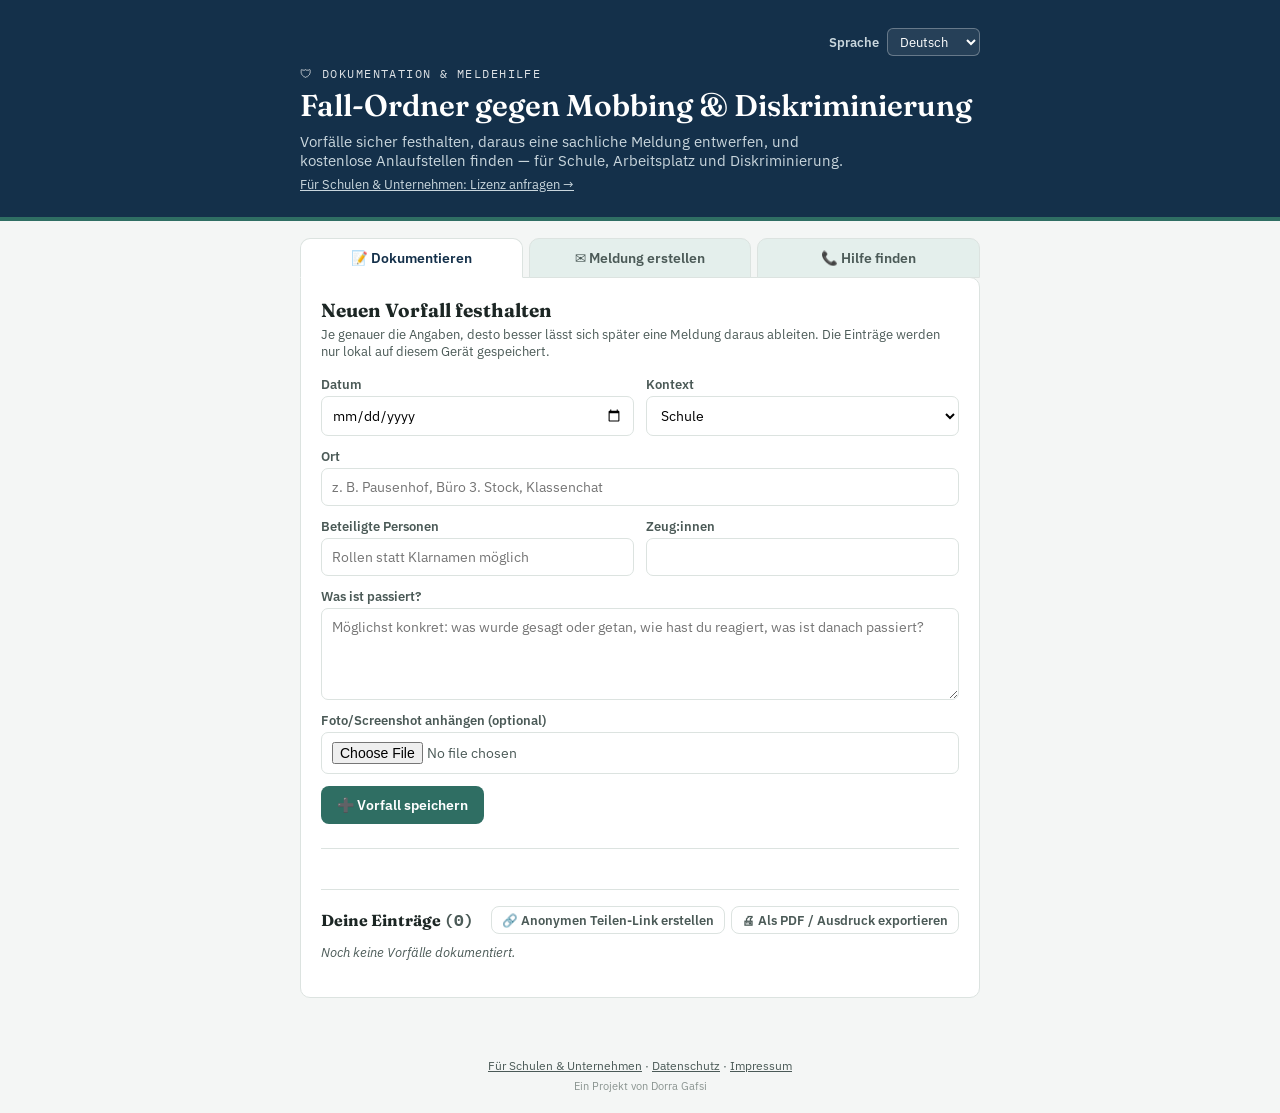
<file: index.html>
<!DOCTYPE html>
<html lang="de">
<head>
<meta charset="UTF-8" />
<meta name="viewport" content="width=device-width, initial-scale=1.0" />
<title>Fall-Ordner gegen Mobbing & Diskriminierung – Vorfälle dokumentieren & Hilfe finden</title>
<meta name="description" content="Kostenlos Mobbing- und Diskriminierungsvorfälle dokumentieren, sachliche Meldungen entwerfen und kostenlose Anlaufstellen für Schule, Arbeitsplatz und Eltern finden." />
<meta name="keywords" content="Mobbing dokumentieren, Mobbing Schule, Mobbing Arbeitsplatz, Diskriminierung melden, Mobbing Hilfe, Anlaufstellen Mobbing, Cybermobbing, Mobbing Beratung" />
<link rel="canonical" href="https://germangirlsthing.github.io/fall-ordner/" />
<meta name="robots" content="index, follow" />

<!-- Open Graph / Social-Media-Vorschau -->
<meta property="og:type" content="website" />
<meta property="og:title" content="Fall-Ordner gegen Mobbing & Diskriminierung" />
<meta property="og:description" content="Vorfälle dokumentieren, Meldungen entwerfen, kostenlose Anlaufstellen finden — für Schule, Arbeitsplatz und Diskriminierung." />
<meta property="og:url" content="https://germangirlsthing.github.io/fall-ordner/" />
<meta property="og:locale" content="de_DE" />
<meta name="twitter:card" content="summary" />
<meta name="twitter:title" content="Fall-Ordner gegen Mobbing & Diskriminierung" />
<meta name="twitter:description" content="Vorfälle dokumentieren, Meldungen entwerfen, kostenlose Anlaufstellen finden." />

<script type="application/ld+json">
{
  "@context": "https://schema.org",
  "@type": "WebApplication",
  "name": "Fall-Ordner gegen Mobbing & Diskriminierung",
  "applicationCategory": "LifestyleApplication",
  "operatingSystem": "Any (Web)",
  "url": "https://germangirlsthing.github.io/fall-ordner/",
  "description": "Vorfälle dokumentieren, Meldungen entwerfen und kostenlose Anlaufstellen gegen Mobbing und Diskriminierung finden.",
  "offers": {
    "@type": "Offer",
    "price": "0",
    "priceCurrency": "EUR"
  },
  "inLanguage": "de"
}
</script>

<link rel="manifest" href="manifest.json" />
<link rel="preconnect" href="https://fonts.googleapis.com">
<link href="https://fonts.googleapis.com/css2?family=Fraunces:opsz,wght@9..144,400;9..144,600;9..144,700&family=IBM+Plex+Sans:wght@400;500;600&family=IBM+Plex+Mono:wght@400;500&family=Noto+Sans+Arabic:wght@400;600&display=swap" rel="stylesheet">
<link rel="stylesheet" href="style.css" />
</head>
<body>
<header class="app-header">
  <div class="wrap">
    <div class="lang-switch">
      <label for="lang-select" data-i18n="langLabel">Sprache</label>
      <select id="lang-select">
        <option value="de">Deutsch</option>
        <option value="en">English</option>
        <option value="ar">العربية</option>
        <option value="tr">Türkçe</option>
        <option value="ku">Kurmancî</option>
      </select>
    </div>
    <div class="eyebrow" data-i18n="eyebrow">🛡 Dokumentation &amp; Meldehilfe</div>
    <h1 data-i18n="title">Fall-Ordner gegen Mobbing &amp; Diskriminierung</h1>
    <p data-i18n="subtitle">Vorfälle sicher festhalten, daraus eine sachliche Meldung entwerfen, und kostenlose Anlaufstellen finden — für Schule, Arbeitsplatz und Diskriminierung.</p>
    <a href="business.html" data-i18n="businessLink" style="display:inline-block;margin-top:6px;font-size:12.5px;color:#C9D6DD;text-decoration:underline;">Für Schulen & Unternehmen: Lizenz anfragen →</a>
  </div>
</header>

<nav class="tabs wrap">
  <button class="tab active" data-tab="doc" data-i18n="tabDoc">📝 Dokumentieren</button>
  <button class="tab" data-tab="report" data-i18n="tabReport">✉️ Meldung erstellen</button>
  <button class="tab" data-tab="help" data-i18n="tabHelp">📞 Hilfe finden</button>
</nav>

<main class="wrap">
  <div class="card">

    <!-- DOKUMENTIEREN -->
    <section id="tab-doc" class="tabpanel">
      <h2 data-i18n="docHeading">Neuen Vorfall festhalten</h2>
      <p class="hint" data-i18n="docHint">Je genauer die Angaben, desto besser lässt sich später eine Meldung daraus ableiten. Die Einträge werden nur lokal auf diesem Gerät gespeichert.</p>

      <form id="entry-form">
        <div class="grid2">
          <label data-i18n="labelDate">Datum
            <input type="date" id="f-date" required />
          </label>
          <label data-i18n="labelContext">Kontext
            <select id="f-context">
              <option value="schule" data-i18n="ctxSchule">Schule</option>
              <option value="arbeit" data-i18n="ctxArbeit">Arbeitsplatz</option>
              <option value="nachbarschaft" data-i18n="ctxNachbarschaft">Nachbarschaft</option>
              <option value="diskriminierung" data-i18n="ctxDiskriminierung">Diskriminierung (allgemein)</option>
            </select>
          </label>
        </div>
        <label data-i18n="labelPlace">Ort
          <input type="text" id="f-place" data-i18n-placeholder="placeholderPlace" placeholder="z. B. Pausenhof, Büro 3. Stock, Klassenchat" />
        </label>
        <div class="grid2">
          <label data-i18n="labelPeople">Beteiligte Personen
            <input type="text" id="f-people" data-i18n-placeholder="placeholderPeople" placeholder="Rollen statt Klarnamen möglich" />
          </label>
          <label data-i18n="labelWitnesses">Zeug:innen
            <input type="text" id="f-witnesses" />
          </label>
        </div>
        <label data-i18n="labelDescription">Was ist passiert?
          <textarea id="f-description" rows="4" required data-i18n-placeholder="placeholderDescription" placeholder="Möglichst konkret: was wurde gesagt oder getan, wie hast du reagiert, was ist danach passiert?"></textarea>
        </label>
        <label data-i18n="labelPhoto">Foto/Screenshot anhängen (optional)
          <input type="file" id="f-photo" accept="image/*" />
        </label>
        <div id="photo-preview" hidden></div>
        <button type="submit" class="btn btn-primary" data-i18n="btnSaveEntry">➕ Vorfall speichern</button>
      </form>

      <div class="divider"></div>
      <div id="pattern-section" hidden>
        <div class="list-head">
          <h3 data-i18n="patternHeading">📊 Muster & Verlauf</h3>
        </div>
        <div id="pattern-stats" class="pattern-grid"></div>
        <div id="escalation-badge" class="escalation-badge"></div>
        <div id="pattern-chart" class="pattern-chart"></div>
        <div id="next-steps" class="next-steps-box"></div>
      </div>

      <div class="divider"></div>
      <div class="list-head">
        <h3><span data-i18n="entriesHeading">Deine Einträge</span> <span id="entry-count" class="mono muted"></span></h3>
        <div class="head-actions">
          <button id="btn-share" class="btn btn-ghost small" data-i18n="btnShare" hidden>🔗 Anonymen Teilen-Link erstellen</button>
          <button id="btn-export-pdf" class="btn btn-ghost small" data-i18n="btnExportPdf" hidden>🖨 Als PDF / Ausdruck exportieren</button>
        </div>
      </div>
      <div id="share-box" class="share-box" hidden></div>
      <div id="entry-list" class="entry-list"></div>
    </section>

    <!-- MELDUNG ERSTELLEN -->
    <section id="tab-report" class="tabpanel" hidden>
      <h2 data-i18n="reportHeading">Meldung erstellen</h2>
      <p class="hint" data-i18n="reportHint">Wähle Vorfälle aus und lass daraus einen sachlichen Entwurf formulieren. Vor dem Versenden bitte prüfen und mit echten Namen/Daten ergänzen.</p>

      <div id="report-select"></div>

      <div id="pro-lock" class="upgrade-box" hidden>
        <p><strong data-i18n="proLockTitle">🔒 Pro-Funktion</strong><br/><span data-i18n="proLockText">Die KI-gestützte Meldungserstellung ist Teil von Fall-Ordner Pro (4,99 €/Monat). Dokumentation & Anlaufstellen bleiben immer kostenlos.</span></p>
        <a id="upgrade-link" href="#" target="_blank" class="btn btn-primary" data-i18n="btnUpgrade">Jetzt freischalten – 4,99 €/Monat</a>
        <div class="license-row">
          <input type="text" id="license-code" data-i18n-placeholder="licenseCodePlaceholder" placeholder="oder: Institutions-Lizenzcode" />
          <button id="btn-activate-code" class="btn btn-ghost small" data-i18n="btnActivateCode">Aktivieren</button>
        </div>
        <p id="license-error" class="error" hidden></p>
      </div>

      <div id="pro-content">
        <label data-i18n="labelRecipient">Adressat der Meldung
          <select id="f-recipient">
            <option value="schule" data-i18n="recipientSchule">Schulleitung</option>
            <option value="arbeit" data-i18n="recipientArbeit">Arbeitgeber / Personalabteilung</option>
            <option value="diskriminierung" data-i18n="recipientDiskriminierung">Antidiskriminierungs-Beratungsstelle</option>
          </select>
        </label>

        <button id="btn-draft" class="btn btn-dark" data-i18n="btnDraft">✉️ Meldungstext mit KI entwerfen</button>
        <p id="draft-error" class="error" hidden></p>
        <div id="draft-output" class="draft-box" hidden>
          <div class="list-head">
            <h3 data-i18n="draftHeading">Entwurf</h3>
            <button id="btn-copy" class="btn btn-ghost small" data-i18n="btnCopy">Kopieren</button>
          </div>
          <pre id="draft-text"></pre>
        </div>

        <details class="settings">
          <summary data-i18n="settingsSummary">KI-Einstellungen (eigener API-Key)</summary>
          <p class="hint" data-i18n="settingsHint">Diese App hat keinen eigenen Server. Um die KI-Funktion zu nutzen, hinterlege deinen eigenen Anthropic-API-Key. Er wird nur lokal in deinem Browser gespeichert — niemals fest im Code hinterlegen oder öffentlich teilen.</p>
          <label data-i18n="labelApiKey">API-Key
            <input type="password" id="api-key" placeholder="sk-ant-…" />
          </label>
          <button id="btn-save-key" class="btn btn-ghost small" data-i18n="btnSaveKey">Key speichern</button>
        </details>
      </div>
    </section>

    <!-- HILFE FINDEN -->
    <section id="tab-help" class="tabpanel" hidden>
      <h2 data-i18n="helpHeading">Kostenlose Anlaufstellen</h2>
      <p class="hint" data-i18n="helpHint">Diese Angebote sind unabhängig, vertraulich und kostenfrei. Bei akuter Gefahr wähle direkt den Notruf 112.</p>
      <div id="help-list"></div>
    </section>

  </div>
</main>

<footer class="wrap footer">
  <a href="business.html" data-i18n="footerBusiness">Für Schulen & Unternehmen</a> · <a href="datenschutz.html" data-i18n="footerPrivacy">Datenschutz</a> · <a href="impressum.html" data-i18n="footerImpressum">Impressum</a>
  <div class="credit">Ein Projekt von Dorra Gafsi</div>
</footer>

<script src="i18n.js"></script>
<script src="app.js"></script>
</body>
</html>
</file>
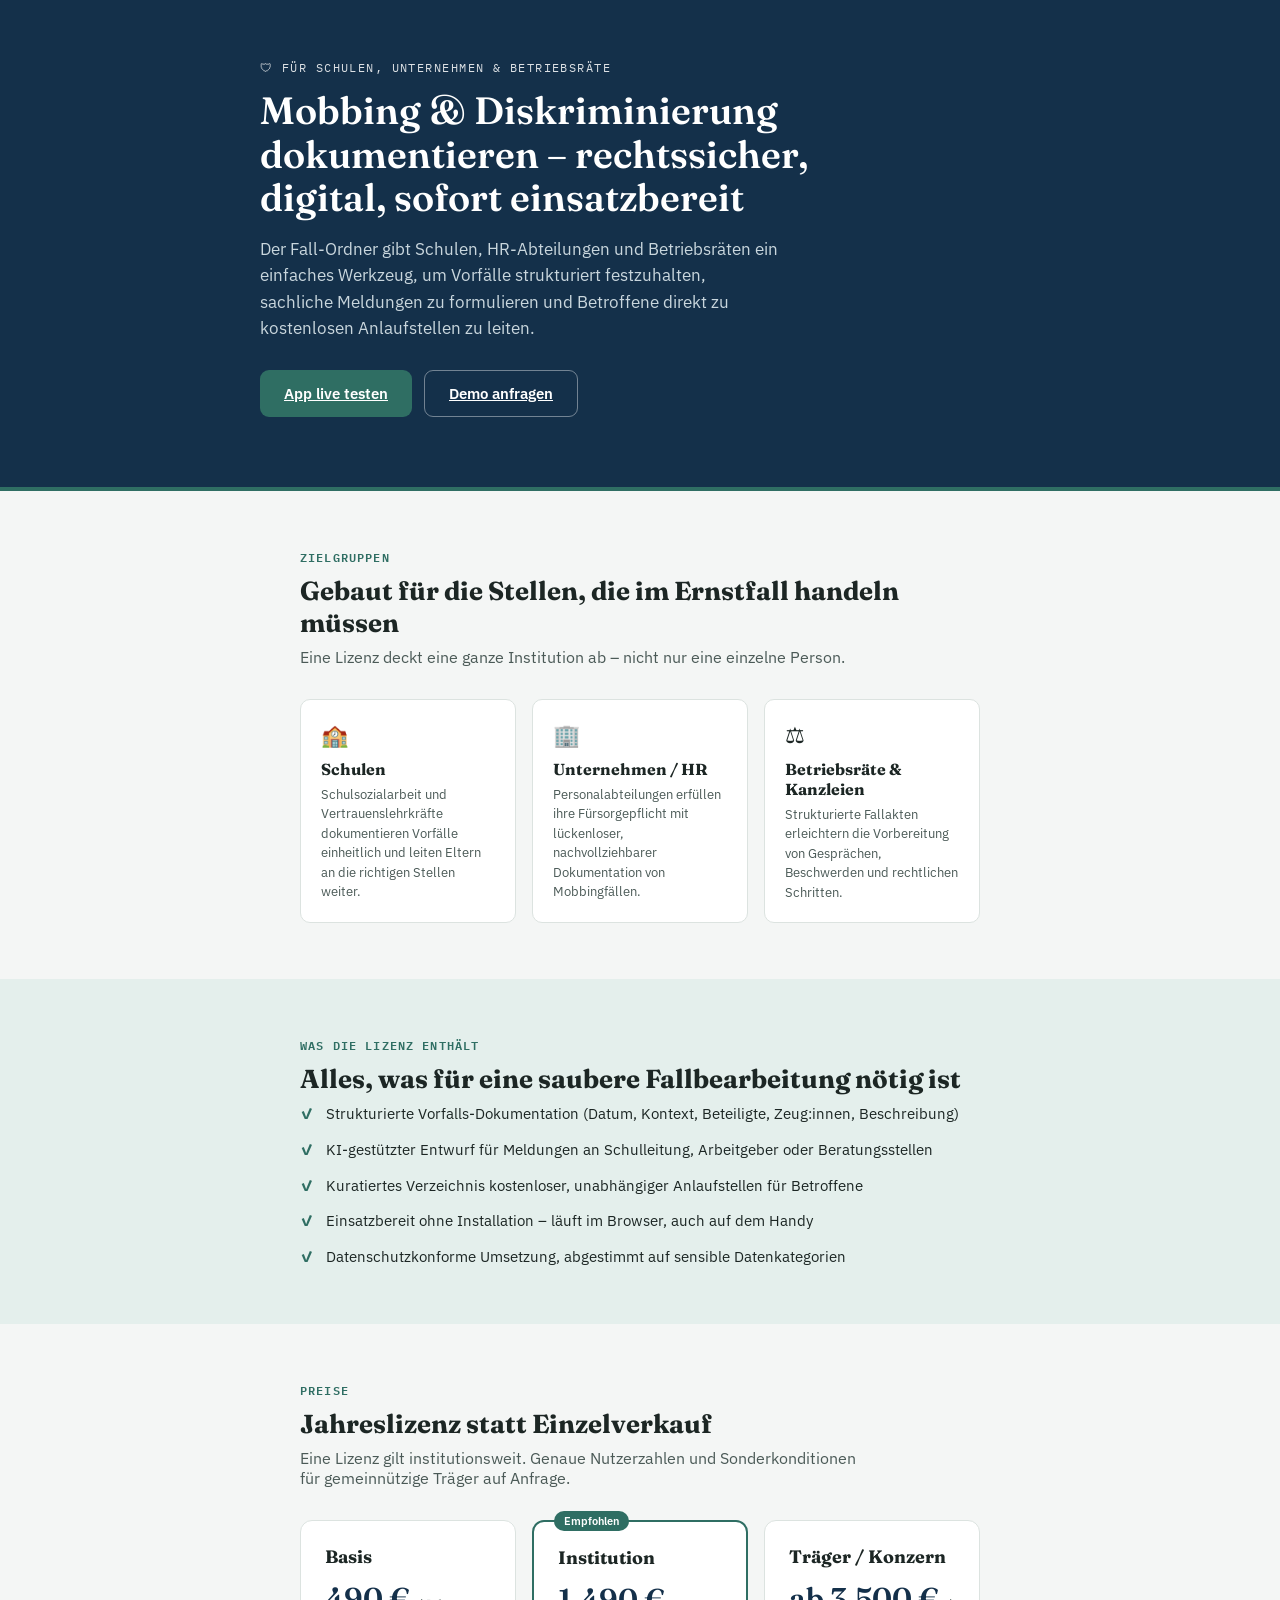
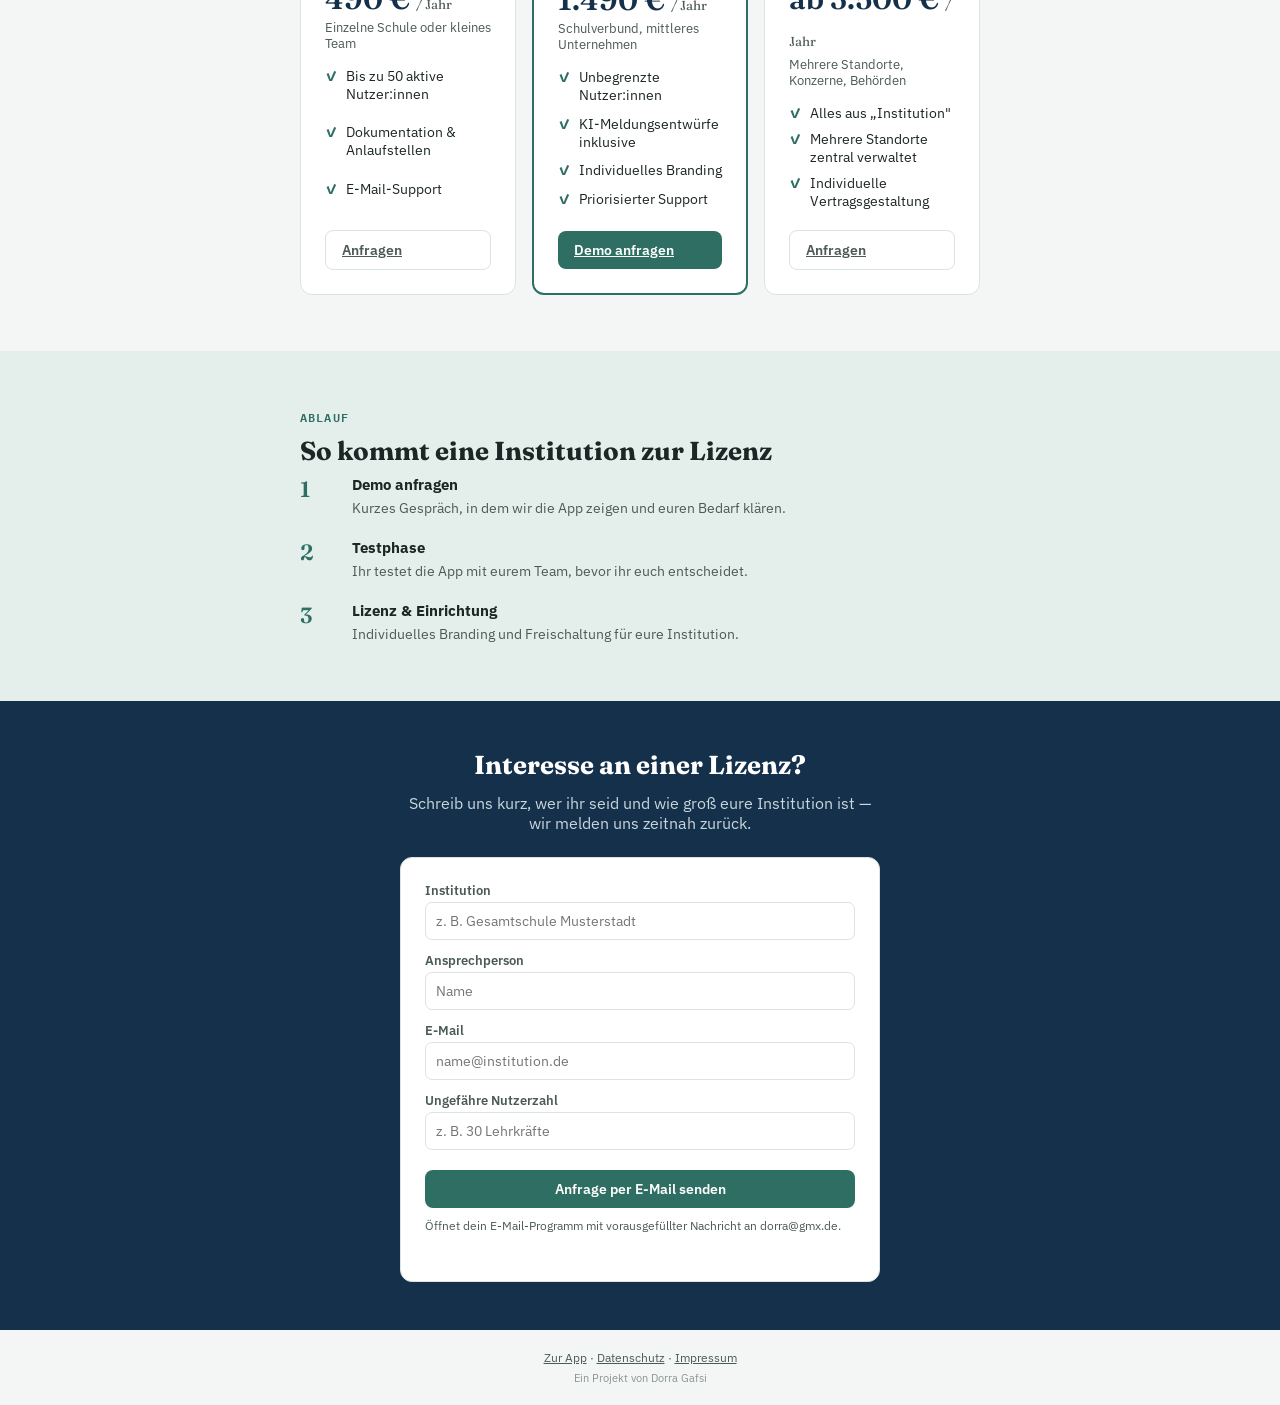
<file: business.html>
<!DOCTYPE html>
<html lang="de">
<head>
<meta charset="UTF-8" />
<meta name="viewport" content="width=device-width, initial-scale=1.0" />
<title>Fall-Ordner für Schulen & Unternehmen – Mobbing- & Diskriminierungsprävention</title>
<meta name="description" content="Digitale Dokumentation, KI-gestützte Meldungen und Anlaufstellen gegen Mobbing – als Jahreslizenz für Schulen, Unternehmen und Betriebsräte." />
<meta name="keywords" content="Mobbing Prävention Schule, Mobbing Software Unternehmen, Betriebsrat Mobbing Tool, Antidiskriminierung Schule, Compliance Mobbing" />
<link rel="canonical" href="https://germangirlsthing.github.io/fall-ordner/business.html" />
<meta name="robots" content="index, follow" />

<meta property="og:type" content="website" />
<meta property="og:title" content="Fall-Ordner für Schulen & Unternehmen" />
<meta property="og:description" content="Mobbing- und Diskriminierungsprävention als Jahreslizenz — für Schulen, Unternehmen und Betriebsräte." />
<meta property="og:url" content="https://germangirlsthing.github.io/fall-ordner/business.html" />
<meta property="og:locale" content="de_DE" />
<meta name="twitter:card" content="summary" />

<script type="application/ld+json">
{
  "@context": "https://schema.org",
  "@type": "Product",
  "name": "Fall-Ordner Institutionslizenz",
  "description": "Digitale Dokumentation, KI-gestützte Meldungen und Anlaufstellen gegen Mobbing für Schulen und Unternehmen.",
  "offers": [
    {"@type": "Offer", "name": "Basis", "price": "490", "priceCurrency": "EUR"},
    {"@type": "Offer", "name": "Institution", "price": "1490", "priceCurrency": "EUR"},
    {"@type": "Offer", "name": "Träger/Konzern", "price": "3500", "priceCurrency": "EUR"}
  ]
}
</script>

<link rel="preconnect" href="https://fonts.googleapis.com">
<link href="https://fonts.googleapis.com/css2?family=Fraunces:opsz,wght@9..144,400;9..144,600;9..144,700&family=IBM+Plex+Sans:wght@400;500;600&family=IBM+Plex+Mono:wght@400;500&display=swap" rel="stylesheet">
<link rel="stylesheet" href="style.css" />
<style>
  .hero{background:var(--navy);color:#fff;padding:60px 0 70px;border-bottom:4px solid var(--teal);}
  .hero .wrap{max-width:800px;}
  .hero .eyebrow{display:flex;align-items:center;gap:8px;opacity:.85;font-size:12px;letter-spacing:.12em;text-transform:uppercase;margin-bottom:14px;font-family:'IBM Plex Mono',monospace;}
  .hero h1{font-family:'Fraunces',serif;font-weight:600;font-size:38px;line-height:1.15;margin:0 0 16px;max-width:600px;}
  .hero p.lead{font-size:16.5px;color:#C9D6DD;max-width:520px;margin:0 0 28px;line-height:1.6;}
  .hero-cta{display:flex;gap:12px;flex-wrap:wrap;}
  .btn-lg{padding:13px 24px;font-size:15px;border-radius:9px;}
  .btn-outline{background:transparent;color:#fff;border:1px solid rgba(255,255,255,.4);}

  .section{padding:56px 0;}
  .section.alt{background:var(--teal-light);}
  .section h2{font-family:'Fraunces',serif;font-size:26px;margin:0 0 8px;}
  .section .kicker{font-family:'IBM Plex Mono',monospace;font-size:11.5px;letter-spacing:.1em;text-transform:uppercase;color:var(--teal);font-weight:600;margin-bottom:8px;}
  .section .lead{color:var(--ink-soft);max-width:560px;margin:0 0 32px;}

  .audience-grid{display:grid;grid-template-columns:repeat(3,1fr);gap:16px;}
  .audience-card{background:#fff;border:1px solid var(--line);border-radius:10px;padding:20px;}
  .audience-card .icon{font-size:22px;margin-bottom:10px;display:block;}
  .audience-card h3{font-family:'Fraunces',serif;font-size:16px;margin:0 0 6px;}
  .audience-card p{font-size:13px;color:var(--ink-soft);margin:0;line-height:1.5;}

  .feature-list{list-style:none;padding:0;margin:0;display:grid;gap:14px;}
  .feature-list li{display:flex;gap:12px;font-size:14.5px;line-height:1.5;}
  .feature-list .check{color:var(--teal);font-weight:700;flex-shrink:0;}

  .pricing-grid{display:grid;grid-template-columns:repeat(3,1fr);gap:16px;}
  .plan{background:#fff;border:1px solid var(--line);border-radius:12px;padding:24px;display:flex;flex-direction:column;}
  .plan.featured{border:2px solid var(--teal);position:relative;}
  .plan.featured::before{content:"Empfohlen";position:absolute;top:-11px;left:20px;background:var(--teal);color:#fff;font-size:11px;font-weight:600;padding:3px 10px;border-radius:999px;}
  .plan h3{font-family:'Fraunces',serif;font-size:18px;margin:0 0 4px;}
  .plan .price{font-family:'Fraunces',serif;font-size:30px;font-weight:600;color:var(--navy);margin:8px 0 2px;}
  .plan .price small{font-size:13px;font-weight:400;color:var(--ink-soft);}
  .plan .for{font-size:12.5px;color:var(--ink-soft);margin-bottom:16px;}
  .plan ul{list-style:none;padding:0;margin:0 0 20px;font-size:13.5px;display:grid;gap:8px;flex:1;}
  .plan ul li{display:flex;gap:8px;}
  .plan ul li::before{content:"✓";color:var(--teal);font-weight:700;}

  .steps{counter-reset:step;display:grid;gap:20px;}
  .step{display:flex;gap:16px;}
  .step .num{font-family:'Fraunces',serif;font-size:22px;font-weight:600;color:var(--teal);width:36px;flex-shrink:0;}
  .step h4{margin:0 0 4px;font-size:15px;}
  .step p{margin:0;font-size:13.5px;color:var(--ink-soft);line-height:1.5;}

  .cta-band{background:var(--navy);color:#fff;text-align:center;padding:48px 20px;}
  .cta-band h2{font-family:'Fraunces',serif;font-size:26px;margin:0 0 12px;}
  .cta-band p{color:#C9D6DD;max-width:480px;margin:0 auto 24px;}

  .contact-form{background:#fff;border:1px solid var(--line);border-radius:12px;padding:24px;max-width:480px;margin:0 auto;text-align:left;}

  @media(max-width:760px){
    .audience-grid,.pricing-grid{grid-template-columns:1fr;}
    .hero h1{font-size:28px;}
  }
</style>
</head>
<body>

<header class="hero">
  <div class="wrap">
    <div class="eyebrow">🛡 Für Schulen, Unternehmen & Betriebsräte</div>
    <h1>Mobbing & Diskriminierung dokumentieren – rechtssicher, digital, sofort einsatzbereit</h1>
    <p class="lead">Der Fall-Ordner gibt Schulen, HR-Abteilungen und Betriebsräten ein einfaches Werkzeug, um Vorfälle strukturiert festzuhalten, sachliche Meldungen zu formulieren und Betroffene direkt zu kostenlosen Anlaufstellen zu leiten.</p>
    <div class="hero-cta">
      <a href="index.html" class="btn btn-primary btn-lg">App live testen</a>
      <a href="#kontakt" class="btn btn-outline btn-lg">Demo anfragen</a>
    </div>
  </div>
</header>

<section class="section">
  <div class="wrap">
    <div class="kicker">Zielgruppen</div>
    <h2>Gebaut für die Stellen, die im Ernstfall handeln müssen</h2>
    <p class="lead">Eine Lizenz deckt eine ganze Institution ab – nicht nur eine einzelne Person.</p>
    <div class="audience-grid">
      <div class="audience-card">
        <span class="icon">🏫</span>
        <h3>Schulen</h3>
        <p>Schulsozialarbeit und Vertrauenslehrkräfte dokumentieren Vorfälle einheitlich und leiten Eltern an die richtigen Stellen weiter.</p>
      </div>
      <div class="audience-card">
        <span class="icon">🏢</span>
        <h3>Unternehmen / HR</h3>
        <p>Personalabteilungen erfüllen ihre Fürsorgepflicht mit lückenloser, nachvollziehbarer Dokumentation von Mobbingfällen.</p>
      </div>
      <div class="audience-card">
        <span class="icon">⚖️</span>
        <h3>Betriebsräte & Kanzleien</h3>
        <p>Strukturierte Fallakten erleichtern die Vorbereitung von Gesprächen, Beschwerden und rechtlichen Schritten.</p>
      </div>
    </div>
  </div>
</section>

<section class="section alt">
  <div class="wrap">
    <div class="kicker">Was die Lizenz enthält</div>
    <h2>Alles, was für eine saubere Fallbearbeitung nötig ist</h2>
    <ul class="feature-list">
      <li><span class="check">✓</span> Strukturierte Vorfalls-Dokumentation (Datum, Kontext, Beteiligte, Zeug:innen, Beschreibung)</li>
      <li><span class="check">✓</span> KI-gestützter Entwurf für Meldungen an Schulleitung, Arbeitgeber oder Beratungsstellen</li>
      <li><span class="check">✓</span> Kuratiertes Verzeichnis kostenloser, unabhängiger Anlaufstellen für Betroffene</li>
      <li><span class="check">✓</span> Einsatzbereit ohne Installation – läuft im Browser, auch auf dem Handy</li>
      <li><span class="check">✓</span> Datenschutzkonforme Umsetzung, abgestimmt auf sensible Datenkategorien</li>
    </ul>
  </div>
</section>

<section class="section" id="preise">
  <div class="wrap">
    <div class="kicker">Preise</div>
    <h2>Jahreslizenz statt Einzelverkauf</h2>
    <p class="lead">Eine Lizenz gilt institutionsweit. Genaue Nutzerzahlen und Sonderkonditionen für gemeinnützige Träger auf Anfrage.</p>
    <div class="pricing-grid">
      <div class="plan">
        <h3>Basis</h3>
        <div class="price">490 € <small>/ Jahr</small></div>
        <div class="for">Einzelne Schule oder kleines Team</div>
        <ul>
          <li>Bis zu 50 aktive Nutzer:innen</li>
          <li>Dokumentation & Anlaufstellen</li>
          <li>E-Mail-Support</li>
        </ul>
        <a href="#kontakt" class="btn btn-ghost">Anfragen</a>
      </div>
      <div class="plan featured">
        <h3>Institution</h3>
        <div class="price">1.490 € <small>/ Jahr</small></div>
        <div class="for">Schulverbund, mittleres Unternehmen</div>
        <ul>
          <li>Unbegrenzte Nutzer:innen</li>
          <li>KI-Meldungsentwürfe inklusive</li>
          <li>Individuelles Branding</li>
          <li>Priorisierter Support</li>
        </ul>
        <a href="#kontakt" class="btn btn-primary">Demo anfragen</a>
      </div>
      <div class="plan">
        <h3>Träger / Konzern</h3>
        <div class="price">ab 3.500 € <small>/ Jahr</small></div>
        <div class="for">Mehrere Standorte, Konzerne, Behörden</div>
        <ul>
          <li>Alles aus „Institution"</li>
          <li>Mehrere Standorte zentral verwaltet</li>
          <li>Individuelle Vertragsgestaltung</li>
        </ul>
        <a href="#kontakt" class="btn btn-ghost">Anfragen</a>
      </div>
    </div>
  </div>
</section>

<section class="section alt">
  <div class="wrap">
    <div class="kicker">Ablauf</div>
    <h2>So kommt eine Institution zur Lizenz</h2>
    <div class="steps">
      <div class="step"><div class="num">1</div><div><h4>Demo anfragen</h4><p>Kurzes Gespräch, in dem wir die App zeigen und euren Bedarf klären.</p></div></div>
      <div class="step"><div class="num">2</div><div><h4>Testphase</h4><p>Ihr testet die App mit eurem Team, bevor ihr euch entscheidet.</p></div></div>
      <div class="step"><div class="num">3</div><div><h4>Lizenz & Einrichtung</h4><p>Individuelles Branding und Freischaltung für eure Institution.</p></div></div>
    </div>
  </div>
</section>

<section class="cta-band" id="kontakt">
  <h2>Interesse an einer Lizenz?</h2>
  <p>Schreib uns kurz, wer ihr seid und wie groß eure Institution ist — wir melden uns zeitnah zurück.</p>
  <div class="contact-form">
    <label>Institution
      <input type="text" id="c-institution" placeholder="z. B. Gesamtschule Musterstadt" />
    </label>
    <label>Ansprechperson
      <input type="text" id="c-name" placeholder="Name" />
    </label>
    <label>E-Mail
      <input type="email" id="c-email" placeholder="name@institution.de" />
    </label>
    <label>Ungefähre Nutzerzahl
      <input type="text" id="c-size" placeholder="z. B. 30 Lehrkräfte" />
    </label>
    <button id="c-submit" class="btn btn-primary" style="width:100%;justify-content:center;margin-top:8px;">Anfrage per E-Mail senden</button>
    <p style="font-size:11.5px;color:var(--ink-soft);margin-top:10px;">Öffnet dein E-Mail-Programm mit vorausgefüllter Nachricht an dorra@gmx.de.</p>
  </div>
</section>

<script>
document.getElementById("c-submit").addEventListener("click", () => {
  const institution = document.getElementById("c-institution").value || "-";
  const name = document.getElementById("c-name").value || "-";
  const email = document.getElementById("c-email").value || "-";
  const size = document.getElementById("c-size").value || "-";
  const body = `Institution: ${institution}\nAnsprechperson: ${name}\nE-Mail: ${email}\nUngefähre Nutzerzahl: ${size}`;
  const url = `mailto:dorra@gmx.de?subject=${encodeURIComponent("Lizenzanfrage Fall-Ordner")}&body=${encodeURIComponent(body)}`;
  window.location.href = url;
});
</script>

<footer class="wrap footer">
  <a href="index.html">Zur App</a> · <a href="datenschutz.html">Datenschutz</a> · <a href="impressum.html">Impressum</a>
  <div class="credit">Ein Projekt von Dorra Gafsi</div>
</footer>

</body>
</html>
</file>
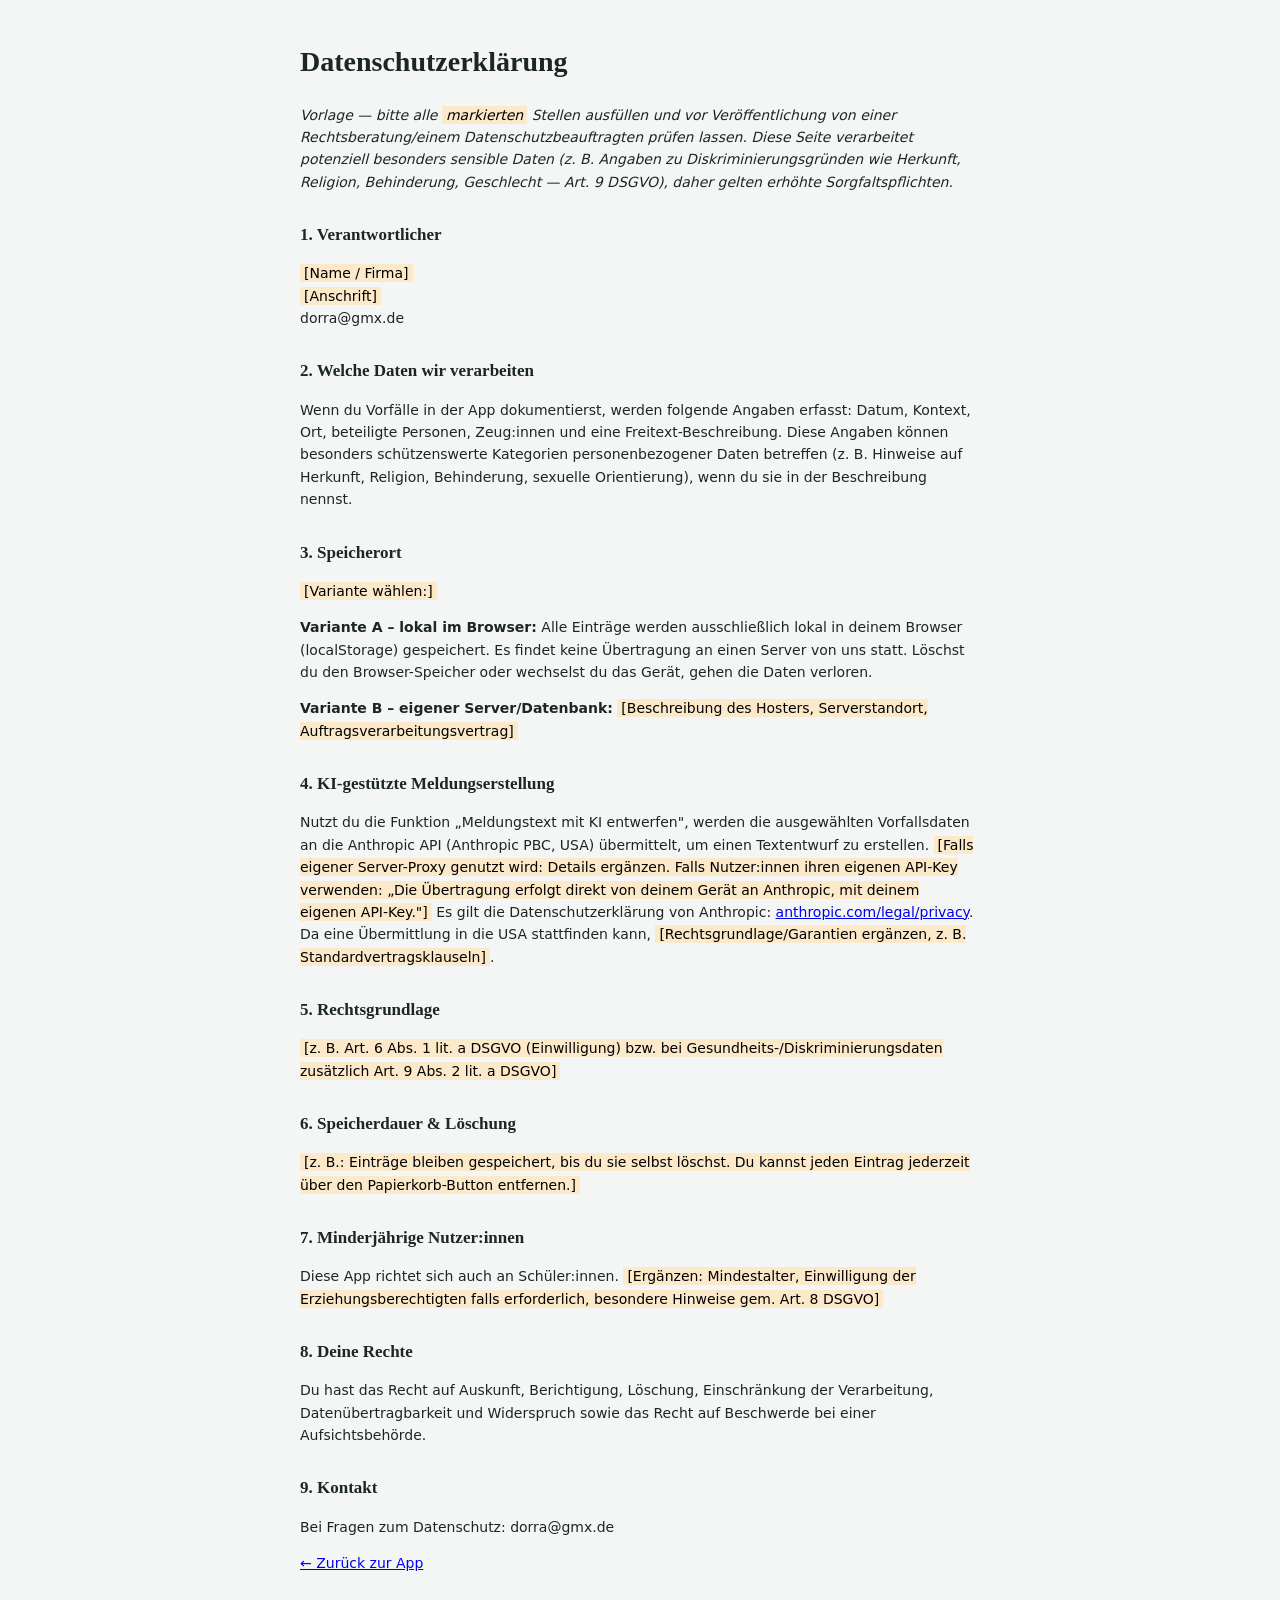
<file: datenschutz.html>
<!DOCTYPE html>
<html lang="de">
<head>
<meta charset="UTF-8" />
<meta name="viewport" content="width=device-width, initial-scale=1.0" />
<title>Datenschutzerklärung – Fall-Ordner</title>
<link rel="stylesheet" href="style.css" />
<style>.legal{max-width:720px;margin:40px auto;padding:0 20px 60px;line-height:1.6;font-size:14px;} .legal h1{font-family:'Fraunces',serif;} .legal h2{font-family:'Fraunces',serif;font-size:17px;margin-top:28px;} .legal mark{background:#FCE9C9;padding:1px 4px;}</style>
</head>
<body>
<div class="legal">
<h1>Datenschutzerklärung</h1>
<p><em>Vorlage — bitte alle <mark>markierten</mark> Stellen ausfüllen und vor Veröffentlichung von einer Rechtsberatung/einem Datenschutzbeauftragten prüfen lassen. Diese Seite verarbeitet potenziell besonders sensible Daten (z. B. Angaben zu Diskriminierungsgründen wie Herkunft, Religion, Behinderung, Geschlecht — Art. 9 DSGVO), daher gelten erhöhte Sorgfaltspflichten.</em></p>

<h2>1. Verantwortlicher</h2>
<p>
<mark>[Name / Firma]</mark><br/>
<mark>[Anschrift]</mark><br/>
dorra@gmx.de
</p>

<h2>2. Welche Daten wir verarbeiten</h2>
<p>Wenn du Vorfälle in der App dokumentierst, werden folgende Angaben erfasst: Datum, Kontext, Ort, beteiligte Personen, Zeug:innen und eine Freitext-Beschreibung. Diese Angaben können besonders schützenswerte Kategorien personenbezogener Daten betreffen (z. B. Hinweise auf Herkunft, Religion, Behinderung, sexuelle Orientierung), wenn du sie in der Beschreibung nennst.</p>

<h2>3. Speicherort</h2>
<p><mark>[Variante wählen:]</mark></p>
<p><strong>Variante A – lokal im Browser:</strong> Alle Einträge werden ausschließlich lokal in deinem Browser (localStorage) gespeichert. Es findet keine Übertragung an einen Server von uns statt. Löschst du den Browser-Speicher oder wechselst du das Gerät, gehen die Daten verloren.</p>
<p><strong>Variante B – eigener Server/Datenbank:</strong> <mark>[Beschreibung des Hosters, Serverstandort, Auftragsverarbeitungsvertrag]</mark></p>

<h2>4. KI-gestützte Meldungserstellung</h2>
<p>Nutzt du die Funktion „Meldungstext mit KI entwerfen", werden die ausgewählten Vorfallsdaten an die Anthropic API (Anthropic PBC, USA) übermittelt, um einen Textentwurf zu erstellen. <mark>[Falls eigener Server-Proxy genutzt wird: Details ergänzen. Falls Nutzer:innen ihren eigenen API-Key verwenden: „Die Übertragung erfolgt direkt von deinem Gerät an Anthropic, mit deinem eigenen API-Key."]</mark> Es gilt die Datenschutzerklärung von Anthropic: <a href="https://www.anthropic.com/legal/privacy" target="_blank" rel="noopener">anthropic.com/legal/privacy</a>. Da eine Übermittlung in die USA stattfinden kann, <mark>[Rechtsgrundlage/Garantien ergänzen, z. B. Standardvertragsklauseln]</mark>.</p>

<h2>5. Rechtsgrundlage</h2>
<p><mark>[z. B. Art. 6 Abs. 1 lit. a DSGVO (Einwilligung) bzw. bei Gesundheits-/Diskriminierungsdaten zusätzlich Art. 9 Abs. 2 lit. a DSGVO]</mark></p>

<h2>6. Speicherdauer & Löschung</h2>
<p><mark>[z. B.: Einträge bleiben gespeichert, bis du sie selbst löschst. Du kannst jeden Eintrag jederzeit über den Papierkorb-Button entfernen.]</mark></p>

<h2>7. Minderjährige Nutzer:innen</h2>
<p>Diese App richtet sich auch an Schüler:innen. <mark>[Ergänzen: Mindestalter, Einwilligung der Erziehungsberechtigten falls erforderlich, besondere Hinweise gem. Art. 8 DSGVO]</mark></p>

<h2>8. Deine Rechte</h2>
<p>Du hast das Recht auf Auskunft, Berichtigung, Löschung, Einschränkung der Verarbeitung, Datenübertragbarkeit und Widerspruch sowie das Recht auf Beschwerde bei einer Aufsichtsbehörde.</p>

<h2>9. Kontakt</h2>
<p>Bei Fragen zum Datenschutz: dorra@gmx.de</p>

<p><a href="index.html">← Zurück zur App</a></p>
</div>
</body>
</html>
</file>
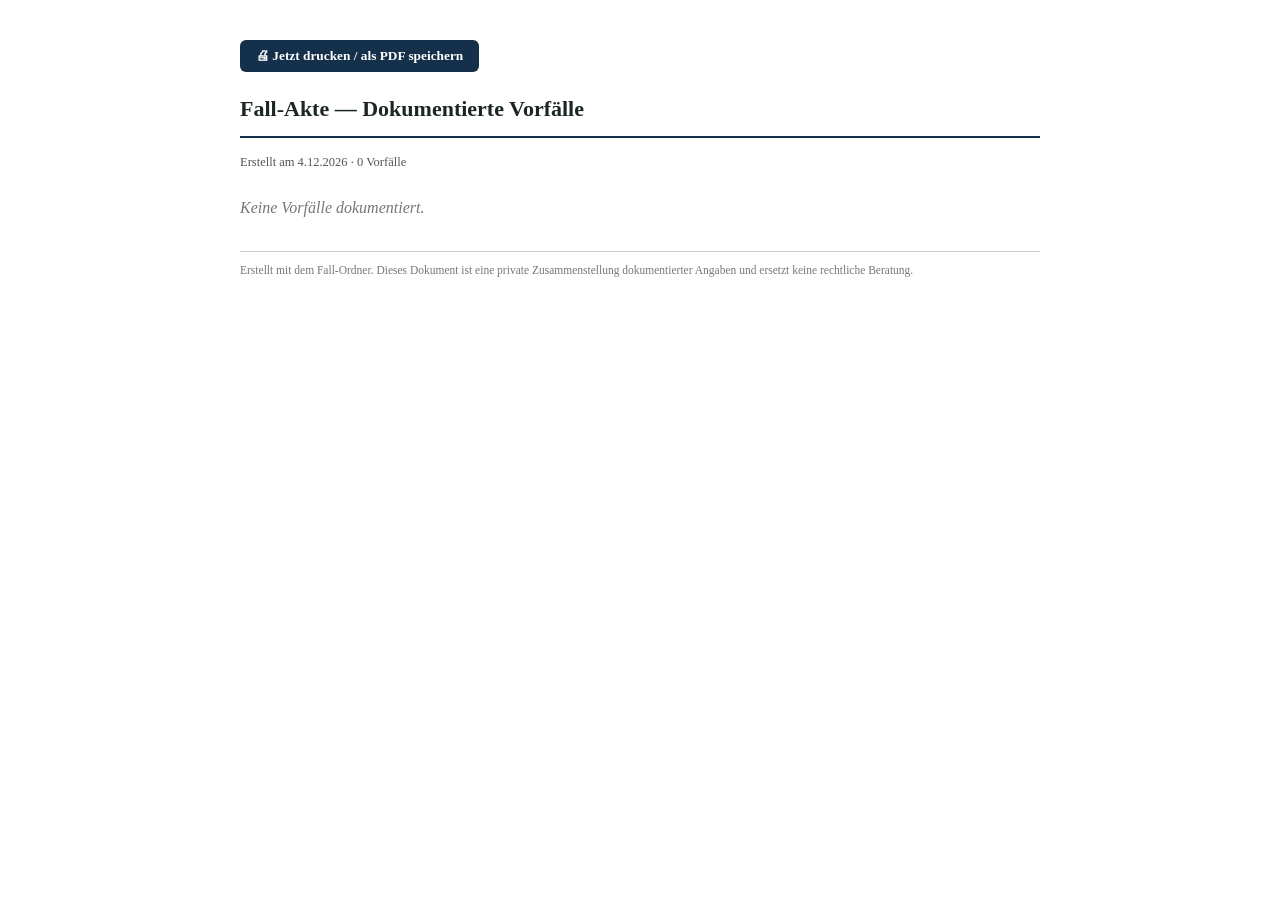
<file: export.html>
<!DOCTYPE html>
<html lang="de">
<head>
<meta charset="UTF-8" />
<title>Fall-Akte – Export</title>
<style>
  body{font-family:Georgia,'Times New Roman',serif;color:#1C2624;max-width:800px;margin:40px auto;padding:0 24px;line-height:1.55;}
  h1{font-size:22px;border-bottom:2px solid #14304A;padding-bottom:10px;}
  .meta{font-size:12.5px;color:#555;margin-bottom:24px;}
  .entry{border:1px solid #ccc;border-radius:6px;padding:14px 16px;margin-bottom:14px;page-break-inside:avoid;}
  .entry h3{margin:0 0 6px;font-size:15px;}
  .entry .tag{display:inline-block;background:#E4EFEC;color:#2F6E63;font-size:11px;padding:2px 8px;border-radius:999px;margin-left:8px;}
  .entry p{margin:4px 0;font-size:13.5px;}
  .entry .label{font-weight:700;}
  .entry img{max-width:100%;border-radius:6px;margin-top:8px;border:1px solid #ccc;}
  .entry img{max-width:100%;border-radius:6px;margin-top:8px;border:1px solid #ccc;}
  .photo-meta{font-size:11px;color:#777;margin-top:4px;font-family:'IBM Plex Sans',sans-serif;}
  .empty{color:#777;font-style:italic;}
  .footer-note{margin-top:30px;font-size:11.5px;color:#777;border-top:1px solid #ccc;padding-top:10px;}
  @media print{ .no-print{display:none;} body{margin:0;padding:0 10mm;} }
  .no-print{margin-bottom:20px;}
  button{font-family:inherit;padding:8px 16px;border-radius:6px;border:none;background:#14304A;color:#fff;font-weight:600;cursor:pointer;}
</style>
</head>
<body>
  <div class="no-print"><button onclick="window.print()">🖨 Jetzt drucken / als PDF speichern</button></div>
  <h1>Fall-Akte — Dokumentierte Vorfälle</h1>
  <div class="meta" id="meta"></div>
  <div id="entries"></div>
  <div class="footer-note">Erstellt mit dem Fall-Ordner. Dieses Dokument ist eine private Zusammenstellung dokumentierter Angaben und ersetzt keine rechtliche Beratung.</div>

  <script>
    const CONTEXTS = { schule: "Schule", arbeit: "Arbeitsplatz", nachbarschaft: "Nachbarschaft", diskriminierung: "Diskriminierung (allgemein)" };
    function esc(s){ const d=document.createElement("div"); d.textContent = s || ""; return d.innerHTML; }
    const entries = JSON.parse(localStorage.getItem("mobbing_faelle_v1") || "[]");
    document.getElementById("meta").textContent = `Erstellt am ${new Date().toLocaleDateString("de-DE")} · ${entries.length} Vorfälle`;
    const container = document.getElementById("entries");
    if (entries.length === 0) {
      container.innerHTML = '<p class="empty">Keine Vorfälle dokumentiert.</p>';
    } else {
      const sorted = [...entries].sort((a,b) => a.date.localeCompare(b.date));
      sorted.forEach((e, i) => {
        const div = document.createElement("div");
        div.className = "entry";
        div.innerHTML = `
          <h3>Vorfall ${i+1} — ${esc(e.date)} <span class="tag">${esc(CONTEXTS[e.context] || e.context)}</span></h3>
          ${e.place ? `<p><span class="label">Ort:</span> ${esc(e.place)}</p>` : ""}
          ${e.people ? `<p><span class="label">Beteiligte:</span> ${esc(e.people)}</p>` : ""}
          ${e.witnesses ? `<p><span class="label">Zeug:innen:</span> ${esc(e.witnesses)}</p>` : ""}
          <p><span class="label">Beschreibung:</span> ${esc(e.description)}</p>
          ${e.photo ? `<img src="${e.photo}" alt="Anhang" /><div class="photo-meta">Hochgeladen am: ${esc(e.photoUploadedAt || "")}</div>` : ""}
        `;
        container.appendChild(div);
      });
    }
  </script>
</body>
</html>
</file>
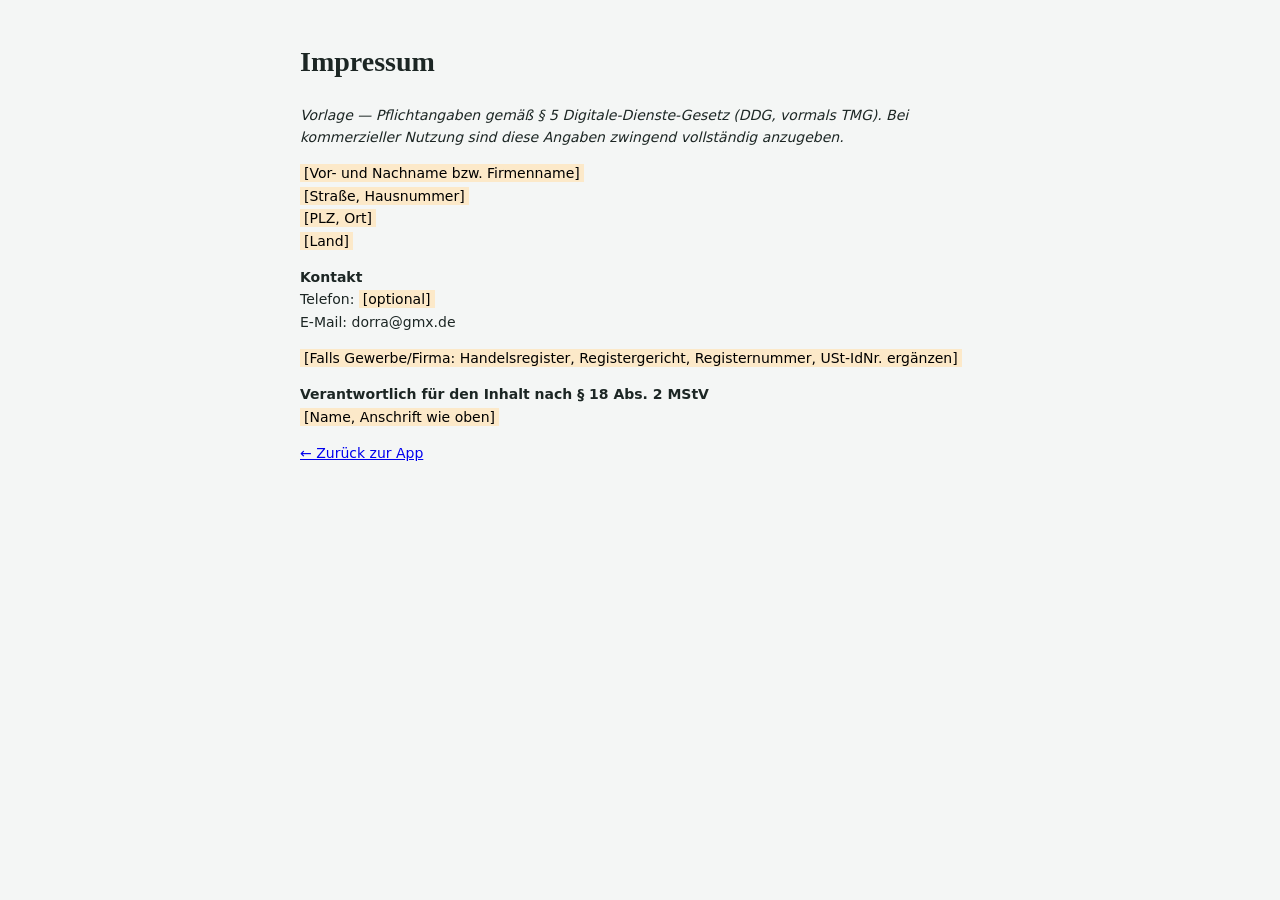
<file: impressum.html>
<!DOCTYPE html>
<html lang="de">
<head>
<meta charset="UTF-8" />
<meta name="viewport" content="width=device-width, initial-scale=1.0" />
<title>Impressum – Fall-Ordner</title>
<link rel="stylesheet" href="style.css" />
<style>.legal{max-width:720px;margin:40px auto;padding:0 20px 60px;line-height:1.6;font-size:14px;} .legal h1{font-family:'Fraunces',serif;} .legal mark{background:#FCE9C9;padding:1px 4px;}</style>
</head>
<body>
<div class="legal">
<h1>Impressum</h1>
<p><em>Vorlage — Pflichtangaben gemäß § 5 Digitale-Dienste-Gesetz (DDG, vormals TMG). Bei kommerzieller Nutzung sind diese Angaben zwingend vollständig anzugeben.</em></p>

<p>
<mark>[Vor- und Nachname bzw. Firmenname]</mark><br/>
<mark>[Straße, Hausnummer]</mark><br/>
<mark>[PLZ, Ort]</mark><br/>
<mark>[Land]</mark>
</p>

<p><strong>Kontakt</strong><br/>
Telefon: <mark>[optional]</mark><br/>
E-Mail: dorra@gmx.de</p>

<p><mark>[Falls Gewerbe/Firma: Handelsregister, Registergericht, Registernummer, USt-IdNr. ergänzen]</mark></p>

<p><strong>Verantwortlich für den Inhalt nach § 18 Abs. 2 MStV</strong><br/>
<mark>[Name, Anschrift wie oben]</mark></p>

<p><a href="index.html">← Zurück zur App</a></p>
</div>
</body>
</html>
</file>
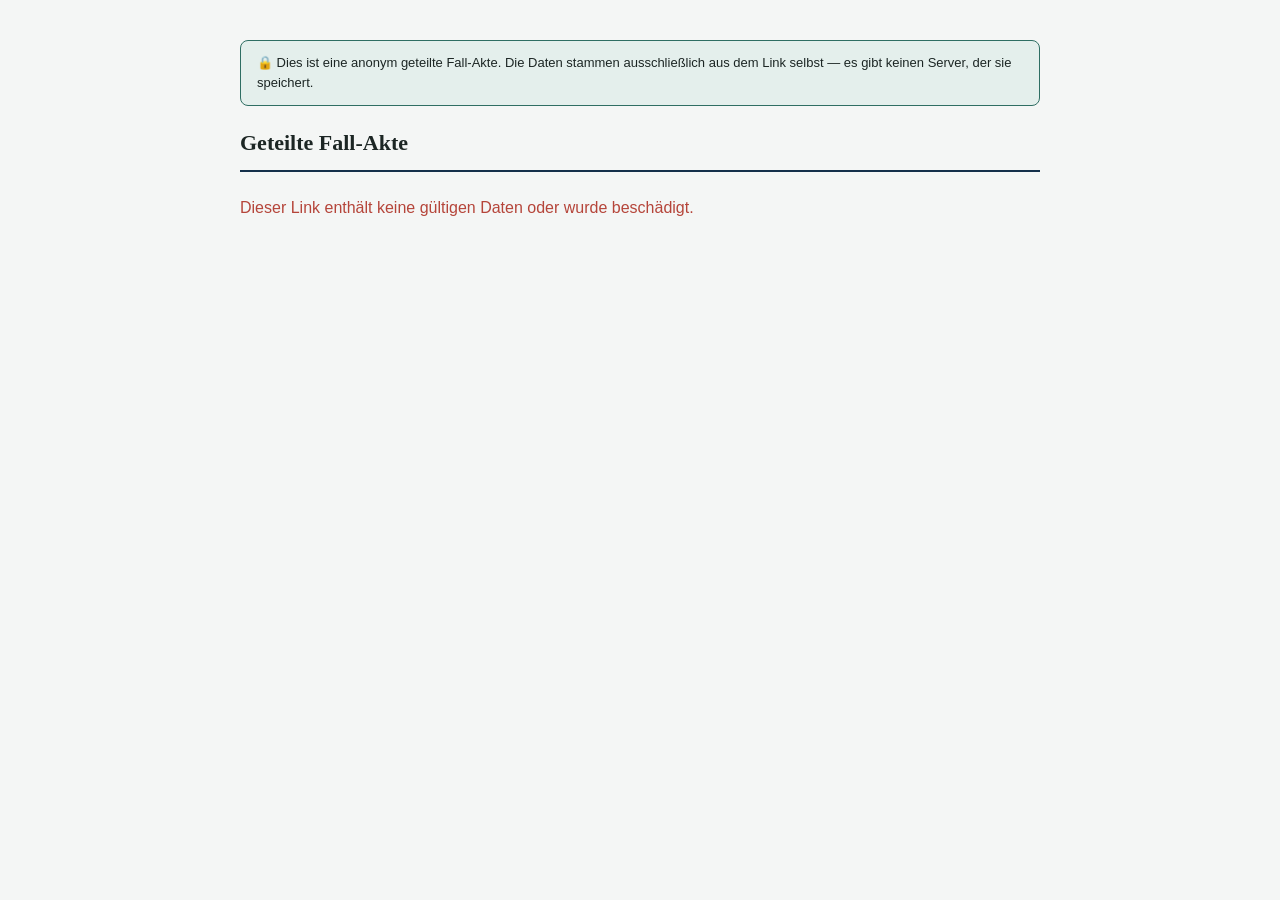
<file: share.html>
<!DOCTYPE html>
<html lang="de">
<head>
<meta charset="UTF-8" />
<title>Geteilte Fall-Akte</title>
<meta name="robots" content="noindex, nofollow" />
<style>
  body{font-family:Georgia,'Times New Roman',serif;color:#1C2624;max-width:800px;margin:40px auto;padding:0 24px;line-height:1.55;background:#F4F6F5;}
  h1{font-size:22px;border-bottom:2px solid #14304A;padding-bottom:10px;}
  .notice{background:#E4EFEC;border:1px solid #2F6E63;border-radius:8px;padding:12px 16px;font-family:'IBM Plex Sans',sans-serif;font-size:13px;margin-bottom:20px;}
  .meta{font-size:12.5px;color:#555;margin-bottom:24px;font-family:'IBM Plex Sans',sans-serif;}
  .entry{border:1px solid #ccc;border-radius:6px;padding:14px 16px;margin-bottom:14px;background:#fff;}
  .entry h3{margin:0 0 6px;font-size:15px;}
  .entry .tag{display:inline-block;background:#E4EFEC;color:#2F6E63;font-size:11px;padding:2px 8px;border-radius:999px;margin-left:8px;font-family:'IBM Plex Sans',sans-serif;}
  .entry p{margin:4px 0;font-size:13.5px;}
  .entry .label{font-weight:700;}
  .entry img{max-width:100%;border-radius:6px;margin-top:8px;border:1px solid #ccc;}
  .empty{color:#777;font-style:italic;}
  .error{color:#B5453A;font-family:'IBM Plex Sans',sans-serif;}
</style>
</head>
<body>
  <div class="notice">🔒 Dies ist eine anonym geteilte Fall-Akte. Die Daten stammen ausschließlich aus dem Link selbst — es gibt keinen Server, der sie speichert.</div>
  <h1>Geteilte Fall-Akte</h1>
  <div class="meta" id="meta"></div>
  <div id="entries"></div>

  <script>
    const CONTEXTS = { schule: "Schule", arbeit: "Arbeitsplatz", nachbarschaft: "Nachbarschaft", diskriminierung: "Diskriminierung (allgemein)" };
    function esc(s){ const d=document.createElement("div"); d.textContent = s || ""; return d.innerHTML; }
    const container = document.getElementById("entries");
    const metaEl = document.getElementById("meta");

    try {
      const hash = window.location.hash.slice(1);
      if (!hash) throw new Error("no-data");
      const json = decodeURIComponent(escape(atob(hash)));
      const entries = JSON.parse(json);
      metaEl.textContent = `${entries.length} dokumentierte Vorfälle · Geöffnet am ${new Date().toLocaleDateString("de-DE")}`;
      if (entries.length === 0) {
        container.innerHTML = '<p class="empty">Keine Vorfälle in diesem Link.</p>';
      } else {
        [...entries].sort((a,b)=>a.date.localeCompare(b.date)).forEach((e, i) => {
          const div = document.createElement("div");
          div.className = "entry";
          div.innerHTML = `
            <h3>Vorfall ${i+1} — ${esc(e.date)} <span class="tag">${esc(CONTEXTS[e.context] || e.context)}</span></h3>
            ${e.place ? `<p><span class="label">Ort:</span> ${esc(e.place)}</p>` : ""}
            ${e.people ? `<p><span class="label">Beteiligte:</span> ${esc(e.people)}</p>` : ""}
            ${e.witnesses ? `<p><span class="label">Zeug:innen:</span> ${esc(e.witnesses)}</p>` : ""}
            <p><span class="label">Beschreibung:</span> ${esc(e.description)}</p>
            ${e.photo ? `<img src="${e.photo}" alt="Anhang" />` : ""}
          `;
          container.appendChild(div);
        });
      }
    } catch (err) {
      container.innerHTML = '<p class="error">Dieser Link enthält keine gültigen Daten oder wurde beschädigt.</p>';
    }
  </script>
</body>
</html>
</file>
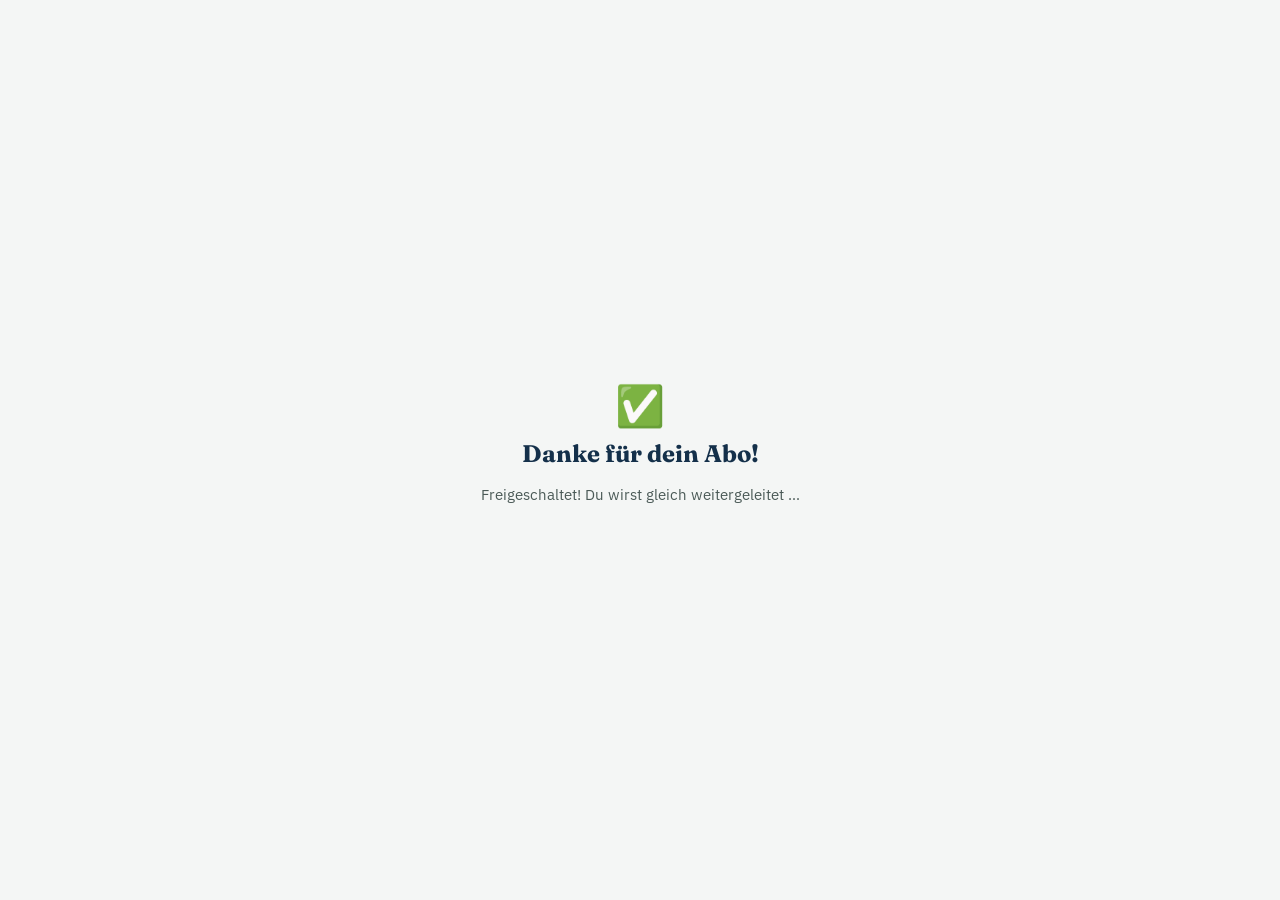
<file: success.html>
<!DOCTYPE html>
<html lang="de">
<head>
<meta charset="UTF-8" />
<meta name="viewport" content="width=device-width, initial-scale=1.0" />
<title>Zahlung erfolgreich – Fall-Ordner Pro</title>
<link href="https://fonts.googleapis.com/css2?family=Fraunces:opsz,wght@9..144,600&family=IBM+Plex+Sans:wght@400;500&display=swap" rel="stylesheet">
<style>
  body{margin:0;min-height:100vh;display:flex;align-items:center;justify-content:center;background:#F4F6F5;font-family:'IBM Plex Sans',sans-serif;color:#1C2624;text-align:center;}
  .box{max-width:420px;padding:32px;}
  h1{font-family:'Fraunces',serif;font-size:24px;color:#14304A;margin:0 0 12px;}
  p{color:#4B5A57;font-size:14.5px;line-height:1.6;}
  .check{font-size:40px;margin-bottom:8px;}
</style>
</head>
<body>
  <div class="box">
    <div class="check">✅</div>
    <h1>Danke für dein Abo!</h1>
    <p id="msg">Deine Pro-Funktion wird freigeschaltet …</p>
  </div>
  <script>
    // Einfache, clientseitige Freischaltung — kein Server nötig.
    // Hinweis: Das ist eine bewusst simple MVP-Lösung, kein manipulationssicherer Zahlungsabgleich.
    try {
      localStorage.setItem("fallordner_pro_v1", "true");
      document.getElementById("msg").textContent = "Freigeschaltet! Du wirst gleich weitergeleitet …";
    } catch (e) {
      document.getElementById("msg").textContent = "Freischaltung fehlgeschlagen. Bitte kontaktiere uns.";
    }
    setTimeout(() => { window.location.href = "index.html"; }, 2000);
  </script>
</body>
</html>
</file>
<file: style.css>
:root{
  --navy:#14304A; --teal:#2F6E63; --teal-light:#E4EFEC; --sand:#F4F6F5;
  --ink:#1C2624; --ink-soft:#4B5A57; --line:#DCE3E0; --gold:#B98A2E; --red:#B5453A;
}
*{box-sizing:border-box;}
body{margin:0;background:var(--sand);color:var(--ink);font-family:'IBM Plex Sans',system-ui,sans-serif;}
body.rtl{font-family:'Noto Sans Arabic','IBM Plex Sans',system-ui,sans-serif;}
body.rtl .mono{direction:ltr;display:inline-block;}
.wrap{max-width:720px;margin:0 auto;padding:0 20px;}
.mono{font-family:'IBM Plex Mono',monospace;}
.muted{color:var(--ink-soft);}

.lang-switch{display:flex;justify-content:flex-end;align-items:center;gap:8px;margin-bottom:10px;font-size:12px;}
.lang-switch label{color:#C9D6DD;margin:0;}
.lang-switch select{width:auto;margin:0;padding:4px 8px;font-size:12.5px;border-radius:6px;border:1px solid rgba(255,255,255,.3);background:rgba(255,255,255,.08);color:#fff;}
.lang-switch select option{color:#1C2624;}
body.rtl .lang-switch{justify-content:flex-start;}

.app-header{background:var(--navy);color:#fff;padding:28px 0 24px;border-bottom:4px solid var(--teal);}
.app-header .wrap{padding:0 20px;}
.eyebrow{display:flex;align-items:center;gap:8px;opacity:.85;font-size:12px;letter-spacing:.12em;text-transform:uppercase;margin-bottom:8px;font-family:'IBM Plex Mono',monospace;}
.app-header h1{font-family:'Fraunces',serif;font-weight:600;font-size:30px;line-height:1.15;margin:0;}
.app-header p{margin:8px 0 0;color:#C9D6DD;font-size:14.5px;max-width:560px;}

.tabs{display:flex;gap:6px;padding:16px 20px 0;}
.tab{flex:1;padding:10px 8px;border-radius:10px 10px 0 0;border:1px solid var(--line);background:var(--teal-light);color:var(--ink-soft);font-weight:600;font-size:13.5px;position:relative;top:1px;cursor:pointer;font-family:inherit;}
.tab.active{background:#fff;color:var(--navy);border-bottom-color:#fff;}

.card{background:#fff;border:1px solid var(--line);border-radius:0 10px 10px 10px;padding:20px;margin-bottom:40px;}
h2{font-family:'Fraunces',serif;font-size:19px;margin:0 0 4px;}
h3{font-family:'Fraunces',serif;font-size:16px;margin:0;}
.hint{font-size:13px;color:var(--ink-soft);margin:0 0 16px;}

label{display:block;font-size:12.5px;font-weight:600;color:var(--ink-soft);margin-bottom:12px;}
input,select,textarea{display:block;width:100%;margin-top:4px;padding:9px 10px;border:1px solid var(--line);border-radius:7px;font-family:inherit;font-size:14px;background:#fff;}
textarea{resize:vertical;}
.grid2{display:grid;grid-template-columns:1fr 1fr;gap:12px;}

.btn{display:inline-flex;align-items:center;gap:8px;padding:10px 16px;border:none;border-radius:8px;font-weight:600;font-size:14px;cursor:pointer;font-family:inherit;}
.btn-primary{background:var(--teal);color:#fff;}
.btn-dark{background:var(--navy);color:#fff;}
.btn-ghost{background:none;border:1px solid var(--line);color:var(--ink-soft);}
.btn.small{padding:5px 10px;font-size:12.5px;}
.btn:disabled{background:#B9C4C1 !important;cursor:not-allowed;}

.divider{border-top:1px solid var(--line);margin-top:24px;padding-top:16px;}
.list-head{display:flex;justify-content:space-between;align-items:center;margin-bottom:10px;}
.entry-list{display:flex;flex-direction:column;gap:8px;}
.entry{border:1px solid var(--line);border-radius:8px;padding:10px 12px;}
.entry-top{display:flex;justify-content:space-between;align-items:center;cursor:pointer;}
.entry-left{display:flex;align-items:center;gap:10px;}
.entry-id{font-size:11px;color:var(--gold);font-weight:600;}
.entry-date{font-weight:600;font-size:13.5px;}
.badge{font-size:11.5px;background:var(--teal-light);color:var(--teal);padding:2px 8px;border-radius:999px;font-weight:600;}
.entry-detail{margin-top:10px;font-size:13px;color:var(--ink-soft);line-height:1.5;}
.entry-detail p{margin:0 0 4px;}
.del-btn{background:none;border:none;color:var(--red);cursor:pointer;padding:4px;}

.report-item{display:flex;align-items:flex-start;gap:10px;padding:8px 10px;border:1px solid var(--line);border-radius:8px;font-size:13px;margin-bottom:6px;cursor:pointer;}
.draft-box{margin-top:18px;}
.draft-box pre{white-space:pre-wrap;font-family:inherit;background:var(--teal-light);border:1px solid var(--line);border-radius:8px;padding:14px;font-size:13.5px;line-height:1.6;margin:0;}
.error{color:var(--red);font-size:13px;}

.settings{margin-top:20px;font-size:13px;}
.settings summary{cursor:pointer;font-weight:600;color:var(--ink-soft);}

.help-group{border:1px solid var(--line);border-radius:8px;overflow:hidden;margin-bottom:8px;}
.help-summary{width:100%;display:flex;justify-content:space-between;align-items:center;padding:12px 14px;background:#fff;border:none;text-align:left;cursor:pointer;font-family:inherit;}
.help-summary.open{background:var(--teal-light);}
.help-title{font-family:'Fraunces',serif;font-weight:600;font-size:14.5px;display:block;}
.help-intro{font-size:12px;color:var(--ink-soft);}
.help-items{padding:4px 14px 12px;display:none;flex-direction:column;gap:10px;}
.help-items.open{display:flex;}
.help-item-name{font-weight:600;font-size:13px;}
.help-item-detail{color:var(--ink-soft);font-size:12.5px;}
.help-item-link{color:var(--teal);font-size:12.5px;}

.footer{padding:20px;text-align:center;font-size:12px;color:var(--ink-soft);}
.footer a{color:var(--ink-soft);}
.footer .credit{margin-top:6px;font-size:11px;color:#8A9490;}

.upgrade-box{background:var(--teal-light);border:1px solid var(--teal);border-radius:10px;padding:16px;margin-bottom:16px;font-size:13.5px;}
.upgrade-box p{margin:0 0 12px;}
.license-row{display:flex;gap:8px;margin-top:10px;}
.license-row input{margin:0;flex:1;}
.license-row button{white-space:nowrap;}
.pro-badge{display:inline-block;background:var(--gold);color:#fff;font-size:10.5px;font-weight:700;padding:2px 7px;border-radius:999px;margin-left:6px;vertical-align:middle;}

.pattern-grid{display:grid;grid-template-columns:repeat(3,1fr);gap:10px;margin-bottom:16px;}
.stat-box{background:var(--teal-light);border-radius:8px;padding:12px;text-align:center;}
.stat-num{font-family:'Fraunces',serif;font-weight:600;font-size:15px;color:var(--navy);word-break:break-word;}
.stat-label{font-size:11px;color:var(--ink-soft);margin-top:2px;}
.pattern-chart{border:1px solid var(--line);border-radius:8px;padding:14px;display:flex;align-items:flex-end;gap:8px;overflow-x:auto;min-height:110px;position:relative;margin-bottom:14px;}
.chart-label{position:absolute;top:8px;left:14px;font-size:10.5px;color:var(--ink-soft);text-transform:uppercase;letter-spacing:.06em;}
.bar-col{display:flex;flex-direction:column;align-items:center;gap:4px;min-width:38px;margin-top:24px;}
.bar{width:20px;background:var(--teal);border-radius:4px 4px 0 0;}
.bar-label{font-size:9.5px;color:var(--ink-soft);white-space:nowrap;}
.escalation-note{width:100%;margin:10px 0 0;font-size:12px;color:var(--gold);font-weight:600;}

.escalation-badge{display:flex;align-items:center;gap:12px;border:1px solid var(--line);border-radius:8px;padding:12px 14px;margin-bottom:14px;font-size:13px;}
.esc-dot{width:16px;height:16px;border-radius:50%;flex-shrink:0;}
.esc-low{background:#4CAF6D;}
.esc-medium{background:var(--gold);}
.esc-high{background:var(--red);}
.esc-desc{color:var(--ink-soft);font-size:12px;margin-top:2px;}

.next-steps-box{background:var(--teal-light);border-radius:8px;padding:14px 16px;}
.next-steps-box h4{margin:0 0 8px;font-size:13.5px;font-family:'Fraunces',serif;}
.next-steps-box ul{margin:0;padding-left:18px;font-size:13px;line-height:1.7;color:var(--ink-soft);}

.head-actions{display:flex;gap:6px;flex-wrap:wrap;}
.share-box{background:#fff;border:1px solid var(--line);border-radius:8px;padding:14px;margin-bottom:14px;}
.share-warning{color:var(--gold);font-size:12.5px;font-weight:600;margin:6px 0;}
.share-link-row{display:flex;gap:8px;margin-top:8px;}
.share-link-row input{margin:0;flex:1;font-size:11.5px;}
.share-link-row button{white-space:nowrap;}

.entry-photo{max-width:100%;border-radius:6px;margin-top:8px;border:1px solid var(--line);display:block;}
.photo-meta{font-size:11px;color:var(--ink-soft);margin-top:4px;}

@media(max-width:480px){.grid2{grid-template-columns:1fr;} .pattern-grid{grid-template-columns:1fr;}}
</file>
